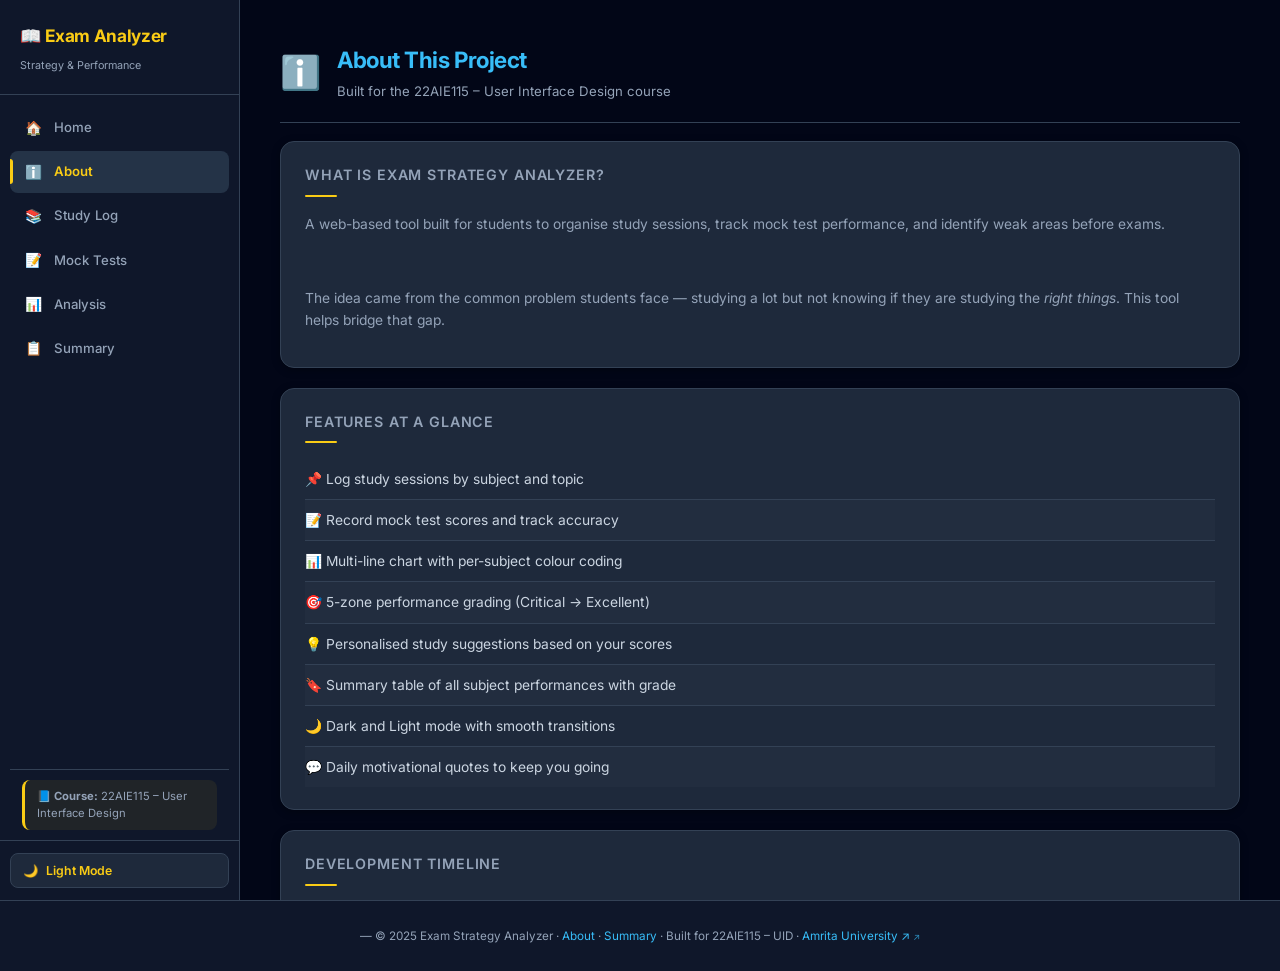
<file: about.html>
<!DOCTYPE html>
<html lang="en">
<head>
    <meta charset="UTF-8">
    <meta name="viewport" content="width=device-width, initial-scale=1.0">
    <title>ℹ️ About – Exam Strategy Analyzer</title>
    <meta name="description" content="About the Exam Strategy Analyzer project — features, team, and course info.">
    <meta name="keywords" content="about, exam analyzer, team, Amrita, UI design project">
    <meta property="og:title" content="About – Exam Strategy Analyzer">
    <meta property="og:description" content="Learn about the Exam Strategy Analyzer project built for 22AIE115 UID.">
    <meta property="og:type" content="website">
    <link rel="icon" href="data:image/svg+xml,<svg xmlns='http://www.w3.org/2000/svg' viewBox='0 0 100 100'><text y='.9em' font-size='90'>📖</text></svg>">
    <link rel="stylesheet" href="style.css">
    <style>
        /* About page specific inline styles */
        .timeline-list { list-style: none; padding: 0; margin: 0; }
        .timeline-list li { padding: 10px 0 10px 28px; position: relative; border-left: 2px solid var(--border-main); margin-left: 10px; }
        .timeline-list li::before { content: "●"; position: absolute; left: -9px; top: 10px; color: var(--accent-gold); font-size: .9em; }
        .timeline-list li:last-child { border-left-color: transparent; }
    </style>
</head>
<body>
<div class="app">
    <nav class="sidebar">
        <header class="sidebar-logo">
            <h1>📖 Exam Analyzer</h1>
            <span class="logo-sub">Strategy &amp; Performance</span>
        </header>
        <div class="sidebar-nav">
            <a href="index.html"    class="nav-btn" data-page="index">   <span class="nav-icon">🏠</span> Home</a>
            <a href="about.html"    class="nav-btn" data-page="about">   <span class="nav-icon">ℹ️</span> About</a>
            <a href="study.html"    class="nav-btn" data-page="study">   <span class="nav-icon">📚</span> Study Log</a>
            <a href="mock.html"     class="nav-btn" data-page="mock">    <span class="nav-icon">📝</span> Mock Tests</a>
            <a href="analysis.html" class="nav-btn" data-page="analysis"><span class="nav-icon">📊</span> Analysis</a>
            <a href="summary.html"  class="nav-btn" data-page="summary"> <span class="nav-icon">📋</span> Summary</a>
        </div>
        <aside class="sidebar-aside">
            <p class="aside-tip">📘 <strong>Course:</strong> 22AIE115 – User Interface Design</p>
        </aside>
        <div class="sidebar-footer">
            <button class="theme-toggle" onclick="toggleTheme()" title="Switch theme">
                <span class="toggle-icon">🌙</span>
                <span id="themeLabel">Light Mode</span>
            </button>
        </div>
    </nav>
    <main class="main">
        <div class="main-inner">

            <div class="page-header">
                <span class="page-icon">ℹ️</span>
                <div class="page-header-text">
                    <h2>About This Project</h2>
                    <p class="section-desc">Built for the 22AIE115 – User Interface Design course</p>
                </div>
            </div>

            <div class="card">
                <h3>What is Exam Strategy Analyzer?</h3>
                <p>A web-based tool built for students to organise study sessions, track mock test performance, and identify weak areas before exams.</p>
                <br>
                <p>The idea came from the common problem students face — studying a lot but not knowing if they are studying the <em>right things</em>. This tool helps bridge that gap.</p>
            </div>

            <div class="card">
                <h3>Features at a Glance</h3>
                <ul class="feature-list">
                    <li>📌 Log study sessions by subject and topic</li>
                    <li>📝 Record mock test scores and track accuracy</li>
                    <li>📊 Multi-line chart with per-subject colour coding</li>
                    <li>🎯 5-zone performance grading (Critical → Excellent)</li>
                    <li>💡 Personalised study suggestions based on your scores</li>
                    <li>🔖 Summary table of all subject performances with grade</li>
                    <li>🌙 Dark and Light mode with smooth transitions</li>
                    <li>💬 Daily motivational quotes to keep you going</li>
                </ul>
            </div>

            <!-- Details/Summary for collapsible FAQ -->
            <div class="card">
                <h3>Development Timeline</h3>
                <ul class="timeline-list">
                    <li><strong>Week 1:</strong> Project planning and HTML structure</li>
                    <li><strong>Week 2:</strong> CSS styling and responsive design</li>
                    <li><strong>Week 3:</strong> JavaScript functionality and localStorage</li>
                    <li><strong>Week 4:</strong> Testing, debugging, and final deployment</li>
                </ul>
            </div>

            <div class="card">
                <h3>Team / Creators</h3>
                <p>Developed as part of <strong>22AIE115 – User Interface Design</strong> at <strong>Amrita School of Computing, Amritapuri Campus</strong>.</p>
                <br>
                <div class="team-grid">
                    <div class="team-member">
                        <a href="manish.jpeg" target="_blank" title="View photo of Manish J">
                            <img src="manish.jpeg" alt="Manish J" class="member-photo">
                        </a>
                        <p class="member-name">Manish J</p>
                        <p class="member-role">UI Developer</p>
                    </div>
                    <div class="team-member">
                        <a href="kiran.jpeg" target="_blank" title="View photo of Kiran S Nair">
                            <img src="kiran.jpeg" alt="Kiran S Nair" class="member-photo">
                        </a>
                        <p class="member-name">Kiran S Nair</p>
                        <p class="member-role">UI Developer</p>
                    </div>
                </div>
            </div>

            <!-- Contact card with anchor links + external links -->
            <div class="card" id="contact">
                <h3>Contact &amp; Links</h3>
                <p>📧 Course: 22AIE115 – User Interface Design (UID)</p>
                <p>🏫 Amrita School of Computing, Amritapuri Campus</p>
                <p>📁 All data stored locally in your browser (localStorage) — no servers involved.</p>
                <p>
                    🔗 <a href="https://www.amrita.edu" target="_blank" rel="noopener">Amrita University ↗</a> &nbsp;|&nbsp;
                    <a href="summary.html#grade-table">View Grade Table</a> &nbsp;|&nbsp;
                    <a href="index.html#resources">Resources</a>
                </p>

                <!-- Location map embed -->
                <h4 style="margin:18px 0 10px;">📍 Campus Location</h4>
                <div class="map-wrap">
                    <iframe
                        src="https://www.google.com/maps/embed?pb=!1m18!1m12!1m3!1d3939.3!2d76.4986!3d9.0938!2m3!1f0!2f0!3f0!3m2!1i1024!2i768!4f13.1!3m3!1m2!1s0x3b062b818f800001%3A0x5b7f226b11c6e83!2sAmrita%20School%20of%20Computing%20Amritapuri!5e0!3m2!1sen!2sin!4v1700000000000"
                        width="100%" height="220"
                        style="border:0; border-radius:10px;"
                        title="Amrita School of Computing, Amritapuri Campus location on Google Maps"
                        allowfullscreen
                        loading="lazy">
                        Your browser does not support embedded maps.
                    </iframe>
                </div>
            </div>

            <!-- Collapsible tech stack -->
            <div class="card">
                <h3>Tech Stack</h3>
                <details>
                    <summary>View technologies used</summary>
                    <ul class="feature-list" style="margin-top:12px;">
                        <li>HTML5 — Semantic markup</li>
                        <li>CSS3 — Variables, Flexbox, Grid, Transitions</li>
                        <li>JavaScript (Vanilla) — DOM manipulation, localStorage</li>
                        <li>Chart.js — Performance chart rendering</li>
                        <li>Google Fonts — Inter typeface</li>
                    </ul>
                </details>
            </div>

        </div>
    </main>
</div>
<footer class="site-footer">
    <p>© 2025 Exam Strategy Analyzer · <a href="about.html">About</a> · <a href="summary.html">Summary</a> · Built for 22AIE115 – UID · <a href="https://www.amrita.edu" target="_blank" rel="noopener">Amrita University ↗</a></p>
</footer>
<script src="app.js"></script>
</body>
</html>
</file>
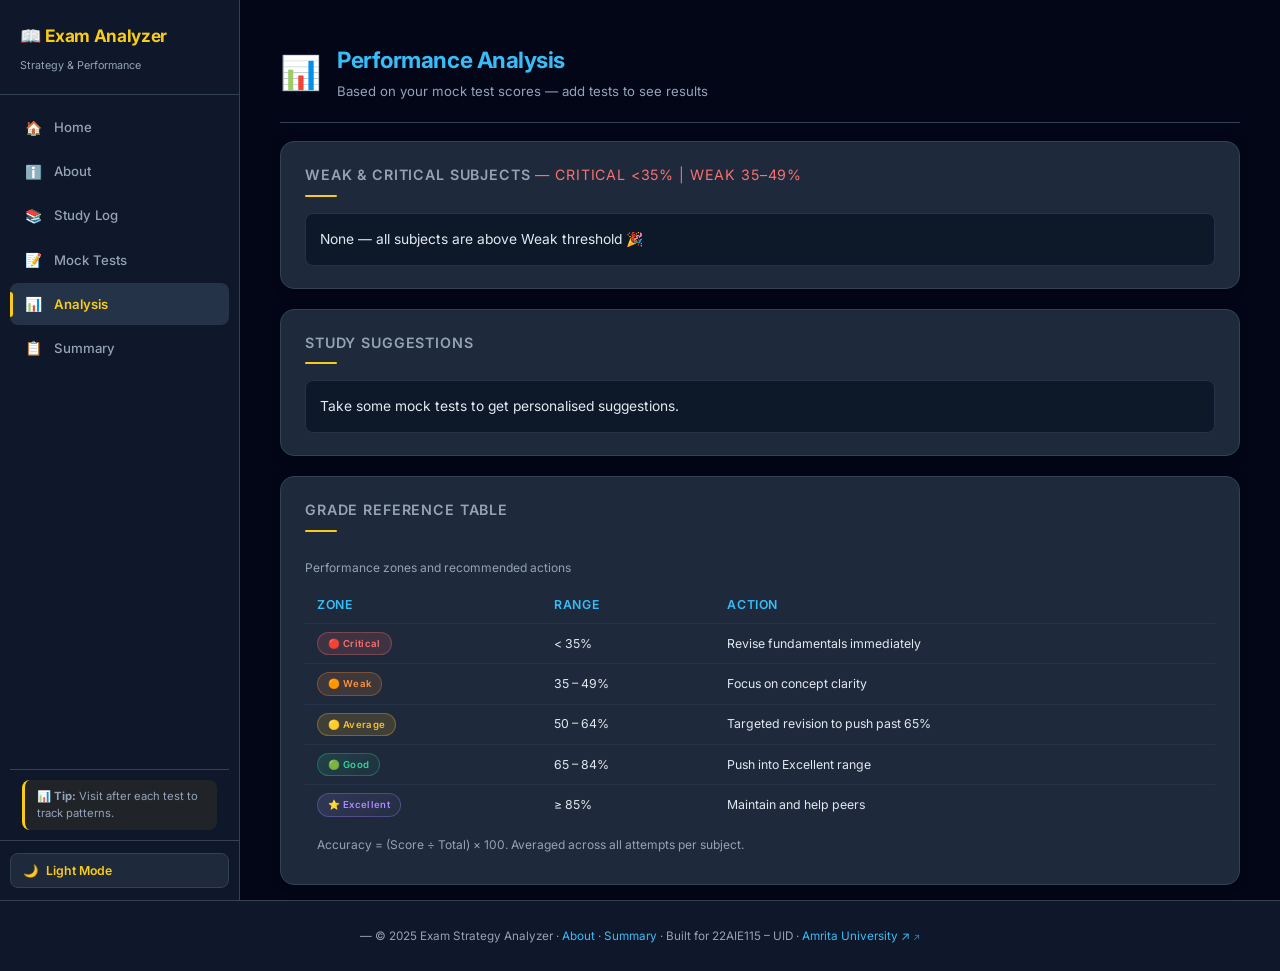
<file: analysis.html>
<!DOCTYPE html>
<html lang="en">
<head>
    <meta charset="UTF-8">
    <meta name="viewport" content="width=device-width, initial-scale=1.0">
    <title>📊 Analysis – Exam Strategy Analyzer</title>
    <meta name="description" content="Performance analysis — weak subjects, critical alerts, and study suggestions.">
    <meta name="keywords" content="analysis, weak subjects, performance, study suggestions">
    <meta property="og:title" content="Analysis – Exam Strategy Analyzer">
    <meta property="og:description" content="See your weak subjects and get personalised study suggestions.">
    <meta property="og:type" content="website">
    <link rel="icon" href="data:image/svg+xml,<svg xmlns='http://www.w3.org/2000/svg' viewBox='0 0 100 100'><text y='.9em' font-size='90'>📖</text></svg>">
    <link rel="stylesheet" href="style.css">
    <style>
        /* Analysis page specific */
        .grade-legend-table { width: 100%; border-collapse: collapse; margin-top: 10px; }
        .grade-legend-table th, .grade-legend-table td { padding: 8px 12px; font-size: .82em; text-align: left; border-bottom: 1px solid var(--border-card-td); }
        .grade-legend-table th { color: var(--accent-blue); font-weight: 600; text-transform: uppercase; letter-spacing: .05em; }
    </style>
</head>
<body>
<div class="app">
    <nav class="sidebar">
        <header class="sidebar-logo">
            <h1>📖 Exam Analyzer</h1>
            <span class="logo-sub">Strategy &amp; Performance</span>
        </header>
        <div class="sidebar-nav">
            <a href="index.html"    class="nav-btn" data-page="index">   <span class="nav-icon">🏠</span> Home</a>
            <a href="about.html"    class="nav-btn" data-page="about">   <span class="nav-icon">ℹ️</span> About</a>
            <a href="study.html"    class="nav-btn" data-page="study">   <span class="nav-icon">📚</span> Study Log</a>
            <a href="mock.html"     class="nav-btn" data-page="mock">    <span class="nav-icon">📝</span> Mock Tests</a>
            <a href="analysis.html" class="nav-btn" data-page="analysis"><span class="nav-icon">📊</span> Analysis</a>
            <a href="summary.html"  class="nav-btn" data-page="summary"> <span class="nav-icon">📋</span> Summary</a>
        </div>
        <aside class="sidebar-aside">
            <p class="aside-tip">📊 <strong>Tip:</strong> Visit after each test to track patterns.</p>
        </aside>
        <div class="sidebar-footer">
            <button class="theme-toggle" onclick="toggleTheme()" title="Switch theme">
                <span class="toggle-icon">🌙</span>
                <span id="themeLabel">Light Mode</span>
            </button>
        </div>
    </nav>
    <main class="main">
        <div class="main-inner">

            <div class="page-header">
                <span class="page-icon">📊</span>
                <div class="page-header-text">
                    <h2>Performance Analysis</h2>
                    <p class="section-desc">Based on your mock test scores — add tests to see results</p>
                </div>
            </div>

            <div class="card">
                <h3>Weak &amp; Critical Subjects
                    <span style="color:#f87171;font-weight:400;"> — Critical &lt;35% | Weak 35–49%</span>
                </h3>
                <div id="weakSubjects" class="output"></div>
            </div>

            <div class="card">
                <h3>Study Suggestions</h3>
                <div id="suggestions" class="output"></div>
            </div>

            <!-- Grade reference table with caption, tfoot, colspan, scope -->
            <div class="card">
                <h3>Grade Reference Table</h3>
                <div class="table-wrap">
                    <table class="grade-legend-table">
                        <caption style="text-align:left;padding:0 0 10px;font-size:.8em;color:var(--text-secondary);">Performance zones and recommended actions</caption>
                        <thead>
                            <tr>
                                <th scope="col">Zone</th>
                                <th scope="col">Range</th>
                                <th scope="col">Action</th>
                            </tr>
                        </thead>
                        <tbody>
                            <tr>
                                <td><span class="zone-badge zone-critical">🔴 Critical</span></td>
                                <td>&lt; 35%</td>
                                <td>Revise fundamentals immediately</td>
                            </tr>
                            <tr>
                                <td><span class="zone-badge zone-weak">🟠 Weak</span></td>
                                <td>35 – 49%</td>
                                <td>Focus on concept clarity</td>
                            </tr>
                            <tr>
                                <td><span class="zone-badge zone-average">🟡 Average</span></td>
                                <td>50 – 64%</td>
                                <td>Targeted revision to push past 65%</td>
                            </tr>
                            <tr>
                                <td><span class="zone-badge zone-good">🟢 Good</span></td>
                                <td>65 – 84%</td>
                                <td>Push into Excellent range</td>
                            </tr>
                            <tr>
                                <td><span class="zone-badge zone-excellent">⭐ Excellent</span></td>
                                <td>≥ 85%</td>
                                <td>Maintain and help peers</td>
                            </tr>
                        </tbody>
                        <tfoot>
                            <tr>
                                <td colspan="3" style="color:var(--text-secondary);font-size:.8em;padding-top:10px;">
                                    Accuracy = (Score ÷ Total) × 100. Averaged across all attempts per subject.
                                </td>
                            </tr>
                        </tfoot>
                    </table>
                </div>
            </div>

            <!-- Collapsible tips -->
            <div class="card">
                <h3>Study Strategy Tips</h3>
                <details>
                    <summary>Show strategies for Critical subjects</summary>
                    <ul class="feature-list" style="margin-top:10px;">
                        <li>Break topics into 20-minute chunks using the Pomodoro technique.</li>
                        <li>Use active recall: close notes and write everything you remember.</li>
                        <li>Seek help from peers or teachers immediately.</li>
                    </ul>
                </details>
                <details style="margin-top:8px;">
                    <summary>Show strategies for Weak subjects</summary>
                    <ul class="feature-list" style="margin-top:10px;">
                        <li>Create concept maps for weak chapters.</li>
                        <li>Practice 10 questions per topic daily.</li>
                        <li>Review mistakes from previous tests.</li>
                    </ul>
                </details>
            </div>

        </div>
    </main>
</div>
<footer class="site-footer">
    <p>© 2025 Exam Strategy Analyzer · <a href="about.html">About</a> · <a href="summary.html">Summary</a> · Built for 22AIE115 – UID · <a href="https://www.amrita.edu" target="_blank" rel="noopener">Amrita University ↗</a></p>
</footer>
<script src="app.js"></script>
</body>
</html>
</file>
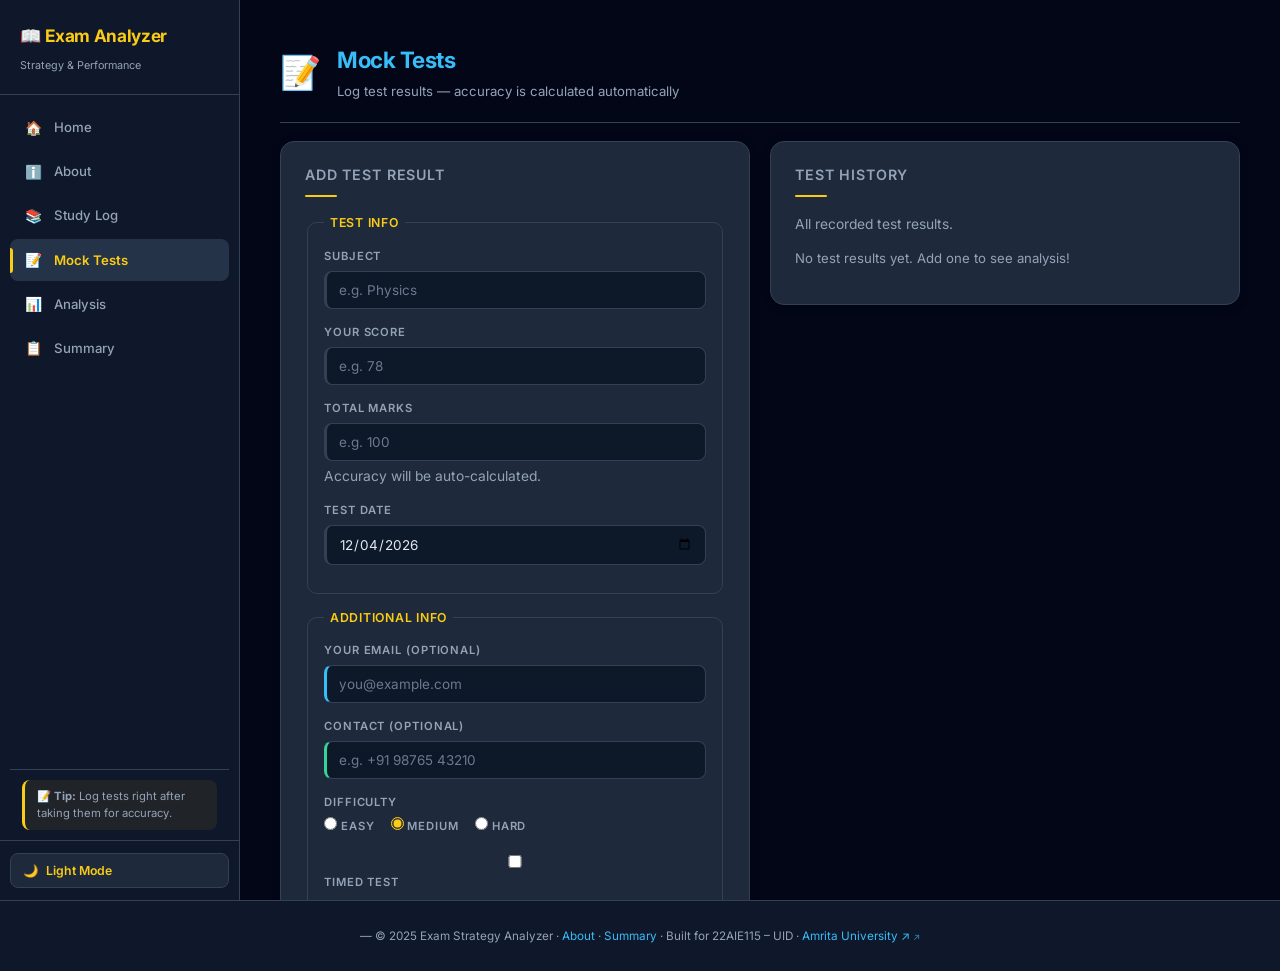
<file: mock.html>
<!DOCTYPE html>
<html lang="en">
<head>
    <meta charset="UTF-8">
    <meta name="viewport" content="width=device-width, initial-scale=1.0">
    <title>📝 Mock Tests – Exam Strategy Analyzer</title>
    <meta name="description" content="Log mock test results — accuracy is calculated automatically.">
    <meta name="keywords" content="mock test, exam score, test tracker, accuracy">
    <meta property="og:title" content="Mock Tests – Exam Strategy Analyzer">
    <meta property="og:description" content="Log mock test results and track accuracy automatically.">
    <meta property="og:type" content="website">
    <link rel="icon" href="data:image/svg+xml,<svg xmlns='http://www.w3.org/2000/svg' viewBox='0 0 100 100'><text y='.9em' font-size='90'>📖</text></svg>">
    <link rel="stylesheet" href="style.css">
    <style>
        /* Mock page specific */
        .score-hint { font-size: .75em; color: var(--text-secondary); margin-top: 4px; }
        .contact-fields { border: 1.5px solid var(--border-main); border-radius: 10px; padding: 14px 16px; margin-bottom: 14px; }
        .contact-fields legend { color: var(--accent-gold); font-weight: 600; font-size: .82em; padding: 0 6px; letter-spacing: .06em; text-transform: uppercase; }
    </style>
</head>
<body>
<div class="app">
    <nav class="sidebar">
        <header class="sidebar-logo">
            <h1>📖 Exam Analyzer</h1>
            <span class="logo-sub">Strategy &amp; Performance</span>
        </header>
        <div class="sidebar-nav">
            <a href="index.html"    class="nav-btn" data-page="index">   <span class="nav-icon">🏠</span> Home</a>
            <a href="about.html"    class="nav-btn" data-page="about">   <span class="nav-icon">ℹ️</span> About</a>
            <a href="study.html"    class="nav-btn" data-page="study">   <span class="nav-icon">📚</span> Study Log</a>
            <a href="mock.html"     class="nav-btn" data-page="mock">    <span class="nav-icon">📝</span> Mock Tests</a>
            <a href="analysis.html" class="nav-btn" data-page="analysis"><span class="nav-icon">📊</span> Analysis</a>
            <a href="summary.html"  class="nav-btn" data-page="summary"> <span class="nav-icon">📋</span> Summary</a>
        </div>
        <aside class="sidebar-aside">
            <p class="aside-tip">📝 <strong>Tip:</strong> Log tests right after taking them for accuracy.</p>
        </aside>
        <div class="sidebar-footer">
            <button class="theme-toggle" onclick="toggleTheme()" title="Switch theme">
                <span class="toggle-icon">🌙</span>
                <span id="themeLabel">Light Mode</span>
            </button>
        </div>
    </nav>
    <main class="main">
        <div class="main-inner">

            <div class="page-header">
                <span class="page-icon">📝</span>
                <div class="page-header-text">
                    <h2>Mock Tests</h2>
                    <p class="section-desc">Log test results — accuracy is calculated automatically</p>
                </div>
            </div>

            <div class="two-col">
                <div class="card">
                    <h3>Add Test Result</h3>
                    <form id="mockForm">
                        <!-- Fieldset 1: Test Info -->
                        <fieldset class="contact-fields">
                            <legend>Test Info</legend>
                            <div class="form-group">
                                <label for="mockName">Subject</label>
                                <input list="mockSubjectSuggestions" id="mockName" name="subject"
                                    type="text" required placeholder="e.g. Physics">
                                <datalist id="mockSubjectSuggestions">
                                    <option value="Mathematics">
                                    <option value="Physics">
                                    <option value="Chemistry">
                                    <option value="Computer Science">
                                    <option value="English">
                                    <option value="Biology">
                                </datalist>
                            </div>
                            <div class="form-group">
                                <label for="mockScore">Your Score</label>
                                <input id="mockScore" name="score" type="number" min="0"
                                    placeholder="e.g. 78" required>
                            </div>
                            <div class="form-group">
                                <label for="mockTotal">Total Marks</label>
                                <input id="mockTotal" name="total" type="number" min="1"
                                    placeholder="e.g. 100" required>
                                <p class="score-hint">Accuracy will be auto-calculated.</p>
                            </div>
                            <div class="form-group">
                                <label for="mockTestDate">Test Date</label>
                                <input id="mockTestDate" name="testDate" type="date" required>
                            </div>
                        </fieldset>

                        <!-- Fieldset 2: Additional Info -->
                        <fieldset class="contact-fields">
                            <legend>Additional Info</legend>
                            <div class="form-group">
                                <label for="mockEmail">Your Email (optional)</label>
                                <input id="mockEmail" name="email" type="email"
                                    placeholder="you@example.com">
                            </div>
                            <div class="form-group">
                                <label for="mockPhone">Contact (optional)</label>
                                <input id="mockPhone" name="phone" type="tel"
                                    placeholder="e.g. +91 98765 43210"
                                    pattern="[+0-9 \-]{7,15}">
                            </div>
                            <div class="form-group">
                                <label>Difficulty</label>
                                <div class="radio-group">
                                    <label class="radio-label"><input type="radio" name="difficulty" value="Easy"> Easy</label>
                                    <label class="radio-label"><input type="radio" name="difficulty" value="Medium" checked> Medium</label>
                                    <label class="radio-label"><input type="radio" name="difficulty" value="Hard"> Hard</label>
                                </div>
                            </div>
                            <div class="form-group">
                                <label><input type="checkbox" id="mockTimed" name="timed"> Timed test</label>
                            </div>
                            <div class="form-group">
                                <label for="mockFeedback">Feedback (optional)</label>
                                <textarea id="mockFeedback" name="feedback" rows="2"
                                    placeholder="What went well or poorly?"
                                    style="width:100%;padding:10px 12px;border-radius:8px;border:1.5px solid var(--border-main);background:var(--bg-input);color:var(--text-primary);font-family:inherit;font-size:.9em;resize:vertical;box-sizing:border-box;"></textarea>
                            </div>
                        </fieldset>

                        <button type="submit">+ Add Result</button>
                        <div id="mockFormError" class="form-error" style="display:none;color:#f87171;font-size:.82em;margin-top:8px;"></div>
                    </form>
                </div>
                <div class="card">
                    <h3>Test History</h3>
                    <p class="section-desc" style="margin:0 0 10px;">All recorded test results.</p>
                    <div id="mockList"></div>
                </div>
            </div>

        </div>
    </main>
</div>
<footer class="site-footer">
    <p>© 2025 Exam Strategy Analyzer · <a href="about.html">About</a> · <a href="summary.html">Summary</a> · Built for 22AIE115 – UID · <a href="https://www.amrita.edu" target="_blank" rel="noopener">Amrita University ↗</a></p>
</footer>
<script src="app.js"></script>
</body>
</html>
</file>
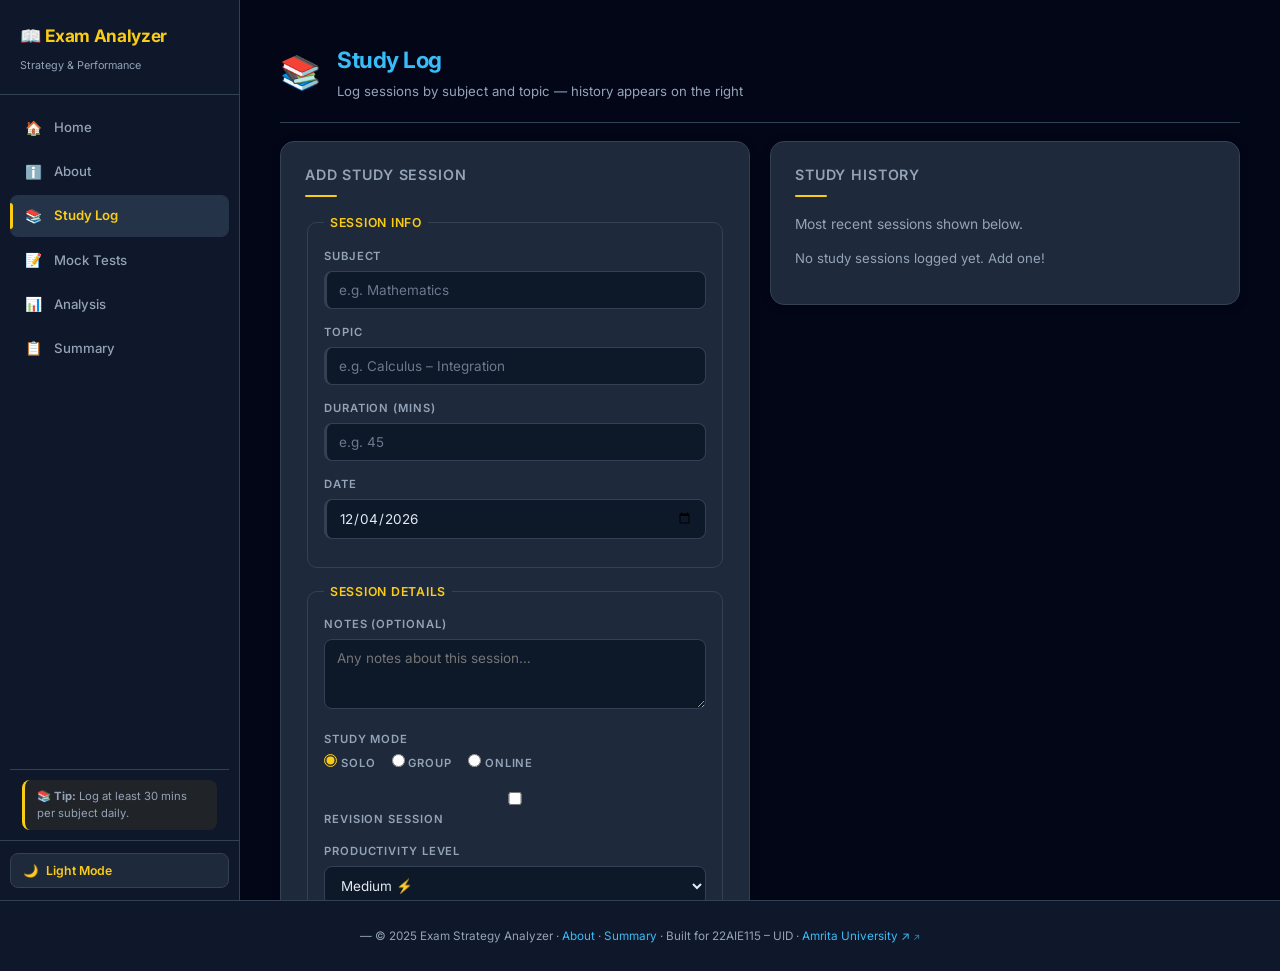
<file: study.html>
<!DOCTYPE html>
<html lang="en">
<head>
    <meta charset="UTF-8">
    <meta name="viewport" content="width=device-width, initial-scale=1.0">
    <title>📚 Study Log – Exam Strategy Analyzer</title>
    <meta name="description" content="Log study sessions by subject and topic and track your total study time.">
    <meta name="keywords" content="study log, study tracker, session tracker, subject log">
    <meta property="og:title" content="Study Log – Exam Strategy Analyzer">
    <meta property="og:description" content="Log your study sessions by subject and topic.">
    <meta property="og:type" content="website">
    <link rel="icon" href="data:image/svg+xml,<svg xmlns='http://www.w3.org/2000/svg' viewBox='0 0 100 100'><text y='.9em' font-size='90'>📖</text></svg>">
    <link rel="stylesheet" href="style.css">
    <style>
        /* Study page specific */
        .form-row { display: flex; gap: 12px; }
        .form-row .form-group { flex: 1; }
        .contact-fields { border: 1.5px solid var(--border-main); border-radius: 10px; padding: 14px 16px; margin-bottom: 14px; }
        .contact-fields legend { color: var(--accent-gold); font-weight: 600; font-size: .82em; padding: 0 6px; letter-spacing: .06em; text-transform: uppercase; }
    </style>
</head>
<body>
<div class="app">
    <nav class="sidebar">
        <header class="sidebar-logo">
            <h1>📖 Exam Analyzer</h1>
            <span class="logo-sub">Strategy &amp; Performance</span>
        </header>
        <div class="sidebar-nav">
            <a href="index.html"    class="nav-btn" data-page="index">   <span class="nav-icon">🏠</span> Home</a>
            <a href="about.html"    class="nav-btn" data-page="about">   <span class="nav-icon">ℹ️</span> About</a>
            <a href="study.html"    class="nav-btn" data-page="study">   <span class="nav-icon">📚</span> Study Log</a>
            <a href="mock.html"     class="nav-btn" data-page="mock">    <span class="nav-icon">📝</span> Mock Tests</a>
            <a href="analysis.html" class="nav-btn" data-page="analysis"><span class="nav-icon">📊</span> Analysis</a>
            <a href="summary.html"  class="nav-btn" data-page="summary"> <span class="nav-icon">📋</span> Summary</a>
        </div>
        <aside class="sidebar-aside">
            <p class="aside-tip">📚 <strong>Tip:</strong> Log at least 30 mins per subject daily.</p>
        </aside>
        <div class="sidebar-footer">
            <button class="theme-toggle" onclick="toggleTheme()" title="Switch theme">
                <span class="toggle-icon">🌙</span>
                <span id="themeLabel">Light Mode</span>
            </button>
        </div>
    </nav>
    <main class="main">
        <div class="main-inner">

            <div class="page-header">
                <span class="page-icon">📚</span>
                <div class="page-header-text">
                    <h2>Study Log</h2>
                    <p class="section-desc">Log sessions by subject and topic — history appears on the right</p>
                </div>
            </div>

            <div class="two-col">
                <div class="card">
                    <h3>Add Study Session</h3>
                    <form id="studyForm">
                        <!-- Fieldset 1: Session Info -->
                        <fieldset class="contact-fields">
                            <legend>Session Info</legend>
                            <div class="form-group">
                                <label for="studySubject">Subject</label>
                                <input list="subjectSuggestions" id="studySubject" name="subject"
                                    type="text" required placeholder="e.g. Mathematics"
                                    pattern="[A-Za-z0-9 \-]+" title="Letters, numbers, spaces and hyphens only">
                                <datalist id="subjectSuggestions">
                                    <option value="Mathematics">
                                    <option value="Physics">
                                    <option value="Chemistry">
                                    <option value="Computer Science">
                                    <option value="English">
                                    <option value="Biology">
                                </datalist>
                            </div>
                            <div class="form-group">
                                <label for="studyTopic">Topic</label>
                                <input id="studyTopic" name="topic" type="text" required
                                    placeholder="e.g. Calculus – Integration">
                            </div>
                            <div class="form-group">
                                <label for="studyDuration">Duration (mins)</label>
                                <input id="studyDuration" name="duration" type="number" min="1" max="720"
                                    placeholder="e.g. 45" required>
                            </div>
                            <div class="form-group">
                                <label for="studyDate">Date</label>
                                <input id="studyDate" name="date" type="date" required>
                            </div>
                        </fieldset>

                        <!-- Fieldset 2: Session Details -->
                        <fieldset class="contact-fields">
                            <legend>Session Details</legend>
                            <div class="form-group">
                                <label for="studyNotes">Notes (optional)</label>
                                <textarea id="studyNotes" name="notes" rows="3"
                                    placeholder="Any notes about this session…" style="width:100%;padding:10px 12px;border-radius:8px;border:1.5px solid var(--border-main);background:var(--bg-input);color:var(--text-primary);font-family:inherit;font-size:.9em;resize:vertical;box-sizing:border-box;"></textarea>
                            </div>
                            <div class="form-group">
                                <label>Study Mode</label>
                                <div class="radio-group">
                                    <label class="radio-label"><input type="radio" name="mode" value="Solo" checked> Solo</label>
                                    <label class="radio-label"><input type="radio" name="mode" value="Group"> Group</label>
                                    <label class="radio-label"><input type="radio" name="mode" value="Online"> Online</label>
                                </div>
                            </div>
                            <div class="form-group">
                                <label><input type="checkbox" id="studyRevision" name="revision"> Revision session</label>
                            </div>
                            <div class="form-group">
                                <label for="studyMood">Productivity Level</label>
                                <select id="studyMood" name="mood" style="width:100%;padding:10px 12px;border-radius:8px;border:1.5px solid var(--border-main);background:var(--bg-input);color:var(--text-primary);font-family:inherit;font-size:.9em;">
                                    <option value="High">High 🔥</option>
                                    <option value="Medium" selected>Medium ⚡</option>
                                    <option value="Low">Low 😴</option>
                                </select>
                            </div>
                        </fieldset>

                        <button type="submit">+ Add Session</button>
                        <div id="studyFormError" class="form-error" style="display:none;color:#f87171;font-size:.82em;margin-top:8px;"></div>
                    </form>
                </div>
                <div class="card">
                    <h3>Study History</h3>
                    <p class="section-desc" style="margin:0 0 10px;">Most recent sessions shown below.</p>
                    <div id="studyList"></div>
                </div>
            </div>

        </div>
    </main>
</div>
<footer class="site-footer">
    <p>© 2025 Exam Strategy Analyzer · <a href="about.html">About</a> · <a href="summary.html">Summary</a> · Built for 22AIE115 – UID · <a href="https://www.amrita.edu" target="_blank" rel="noopener">Amrita University ↗</a></p>
</footer>
<script src="app.js"></script>
</body>
</html>
</file>
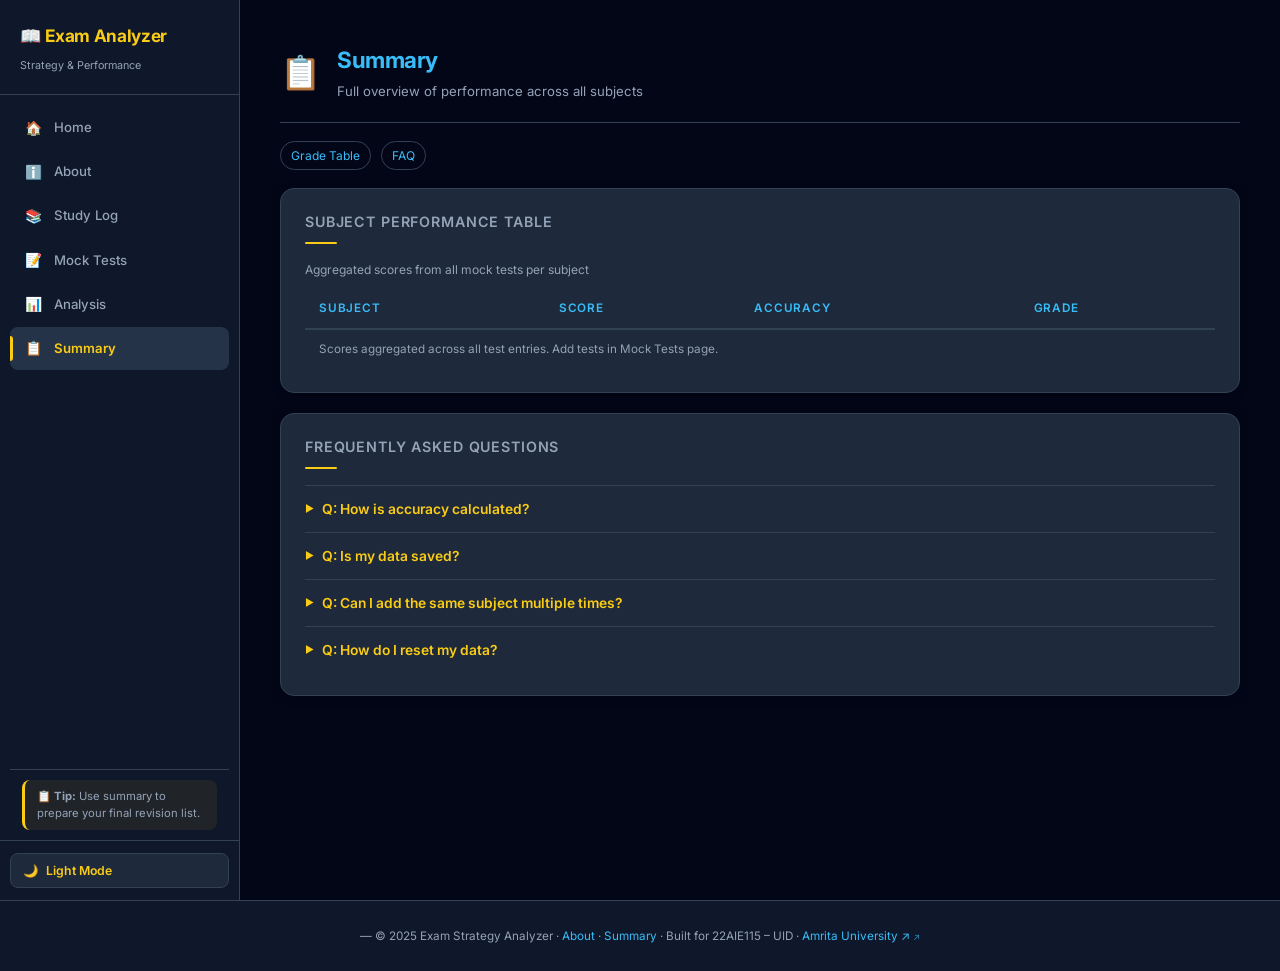
<file: summary.html>
<!DOCTYPE html>
<html lang="en">
<head>
    <meta charset="UTF-8">
    <meta name="viewport" content="width=device-width, initial-scale=1.0">
    <title>📋 Summary – Exam Strategy Analyzer</title>
    <meta name="description" content="Full subject performance table with grade zones and FAQs.">
    <meta name="keywords" content="summary, performance table, grades, FAQ">
    <meta property="og:title" content="Summary – Exam Strategy Analyzer">
    <meta property="og:description" content="Full overview of performance across all subjects with grade zones.">
    <meta property="og:type" content="website">
    <link rel="icon" href="data:image/svg+xml,<svg xmlns='http://www.w3.org/2000/svg' viewBox='0 0 100 100'><text y='.9em' font-size='90'>📖</text></svg>">
    <link rel="stylesheet" href="style.css">
    <style>
        .jump-nav { display: flex; gap: 10px; flex-wrap: wrap; margin-bottom: 18px; }
        .jump-nav a { font-size: .8em; color: var(--accent-blue); text-decoration: none; padding: 4px 10px; border: 1px solid var(--border-main); border-radius: 20px; }
        .jump-nav a:hover { background: var(--bg-card); }
    </style>
</head>
<body>
<div class="app">
    <nav class="sidebar">
        <header class="sidebar-logo">
            <h1>📖 Exam Analyzer</h1>
            <span class="logo-sub">Strategy &amp; Performance</span>
        </header>
        <div class="sidebar-nav">
            <a href="index.html"    class="nav-btn" data-page="index">   <span class="nav-icon">🏠</span> Home</a>
            <a href="about.html"    class="nav-btn" data-page="about">   <span class="nav-icon">ℹ️</span> About</a>
            <a href="study.html"    class="nav-btn" data-page="study">   <span class="nav-icon">📚</span> Study Log</a>
            <a href="mock.html"     class="nav-btn" data-page="mock">    <span class="nav-icon">📝</span> Mock Tests</a>
            <a href="analysis.html" class="nav-btn" data-page="analysis"><span class="nav-icon">📊</span> Analysis</a>
            <a href="summary.html"  class="nav-btn" data-page="summary"> <span class="nav-icon">📋</span> Summary</a>
        </div>
        <aside class="sidebar-aside">
            <p class="aside-tip">📋 <strong>Tip:</strong> Use summary to prepare your final revision list.</p>
        </aside>
        <div class="sidebar-footer">
            <button class="theme-toggle" onclick="toggleTheme()" title="Switch theme">
                <span class="toggle-icon">🌙</span>
                <span id="themeLabel">Light Mode</span>
            </button>
        </div>
    </nav>
    <main class="main">
        <div class="main-inner">

            <div class="page-header">
                <span class="page-icon">📋</span>
                <div class="page-header-text">
                    <h2>Summary</h2>
                    <p class="section-desc">Full overview of performance across all subjects</p>
                </div>
            </div>

            <nav class="jump-nav" aria-label="Page sections">
                <a href="#grade-table">Grade Table</a>
                <a href="#faq">FAQ</a>
            </nav>

            <div class="card" id="grade-table">
                <h3>Subject Performance Table</h3>
                <div class="table-wrap">
                    <table>
                        <caption style="text-align:left;padding:0 0 10px;font-size:.8em;color:var(--text-secondary);">Aggregated scores from all mock tests per subject</caption>
                        <thead>
                            <tr>
                                <th scope="col">Subject</th>
                                <th scope="col">Score</th>
                                <th scope="col">Accuracy</th>
                                <th scope="col">Grade</th>
                            </tr>
                        </thead>
                        <tbody id="summaryTable"></tbody>
                        <tfoot>
                            <tr>
                                <td colspan="4" style="color:var(--text-secondary);font-size:.78em;padding-top:10px;">
                                    Scores aggregated across all test entries. Add tests in Mock Tests page.
                                </td>
                            </tr>
                        </tfoot>
                    </table>
                </div>
            </div>

            <div class="card" id="faq">
                <h3>Frequently Asked Questions</h3>
                <details class="faq-details">
                    <summary class="faq-summary">Q: How is accuracy calculated?</summary>
                    <p class="faq-answer">Accuracy = (Your Score ÷ Total Marks) × 100. Grades: Critical &lt;35%, Weak 35–49%, Average 50–64%, Good 65–84%, Excellent ≥85%.</p>
                </details>
                <details class="faq-details">
                    <summary class="faq-summary">Q: Is my data saved?</summary>
                    <p class="faq-answer">Yes — all data is stored in your browser's localStorage and persists after closing the tab.</p>
                </details>
                <details class="faq-details">
                    <summary class="faq-summary">Q: Can I add the same subject multiple times?</summary>
                    <p class="faq-answer">Yes! Each test entry is tracked individually on the chart — you'll see your progress over time.</p>
                </details>
                <details class="faq-details">
                    <summary class="faq-summary">Q: How do I reset my data?</summary>
                    <p class="faq-answer">Go to the Home page and click the "Reset All Data" button. This permanently deletes all logs and test results.</p>
                </details>
            </div>

        </div>
    </main>
</div>
<footer class="site-footer">
    <p>© 2025 Exam Strategy Analyzer · <a href="about.html">About</a> · <a href="summary.html">Summary</a> · Built for 22AIE115 – UID · <a href="https://www.amrita.edu" target="_blank" rel="noopener">Amrita University ↗</a></p>
</footer>
<script src="app.js"></script>
</body>
</html>
</file>
<file: style.css>
@import url('https://fonts.googleapis.com/css2?family=Inter:wght@400;500;600;700&display=swap');
a.nav-btn { text-decoration: none; }

/* ── CSS Variables ── */
:root {
    --bg-base:#020617; --bg-surface:#0f172a; --bg-card:#1e293b;
    --bg-input:#0d1829; --bg-log:#0d1829; --bg-hero-start:#1e293b;
    --bg-hero-end:#0f172a; --bg-team-member:#0d1829;
    --text-primary:#e2e8f0; --text-secondary:#94a3b8; --text-muted:#cbd5e1; --text-table-td:#e2e8f0;
    --border-main:#334155; --border-card-td:#243347;
    --accent-gold:#facc15; --accent-gold-hv:#eab308; --accent-blue:#38bdf8;
    --sidebar-btn-hover-bg:#1e293b; --nav-active-bg:#243347; --nav-active-bar:#facc15;
    --toggle-btn-bg:#1e293b; --toggle-btn-color:#facc15; --toggle-btn-border:#334155;
    --card-shadow:rgba(0,0,0,.3); --card-shadow-hv:rgba(0,0,0,.45);
}
body.light-mode {
    --bg-base:#f1f5f9; --bg-surface:#e2e8f0; --bg-card:#fff;
    --bg-input:#f8fafc; --bg-log:#f1f5f9; --bg-hero-start:#e0f2fe;
    --bg-hero-end:#bae6fd; --bg-team-member:#f1f5f9;
    --text-primary:#0f172a; --text-secondary:#475569; --text-muted:#334155; --text-table-td:#0f172a;
    --border-main:#cbd5e1; --border-card-td:#e2e8f0;
    --accent-gold:#ca8a04; --accent-gold-hv:#a16207; --accent-blue:#0284c7;
    --sidebar-btn-hover-bg:#d1dde8; --nav-active-bg:#dbeafe; --nav-active-bar:#ca8a04;
    --toggle-btn-bg:#fff; --toggle-btn-color:#ca8a04; --toggle-btn-border:#cbd5e1;
    --card-shadow:rgba(0,0,0,.07); --card-shadow-hv:rgba(0,0,0,.14);
}

/* ── Base ── */
*, *::before, *::after { box-sizing:border-box; transition:background-color .35s ease,color .35s ease,border-color .35s ease,box-shadow .35s ease; }
body { margin:0; font-family:'Inter',Arial,sans-serif; background:var(--bg-base); color:var(--text-primary); font-size:15px; line-height:1.6; }
.app { display:flex; height:100vh; overflow:hidden; }
.hidden { display:none; }

/* ── Sidebar ── */
.sidebar { width:240px; min-width:240px; background:var(--bg-surface); display:flex; flex-direction:column; border-right:1px solid var(--border-main); }
.sidebar-logo { padding:22px 20px 18px; border-bottom:1px solid var(--border-main); }
.sidebar-logo h1 { color:var(--accent-gold); margin:0 0 2px; font-size:1.15em; font-weight:700; letter-spacing:-.02em; }
.sidebar-logo .logo-sub { font-size:.72em; color:var(--text-secondary); }
.sidebar-nav { flex:1; padding:12px 10px; display:flex; flex-direction:column; gap:2px; overflow-y:auto; }
.nav-btn { display:flex; align-items:center; gap:10px; background:none; border:none; color:var(--text-secondary); padding:10px 12px; margin:0; border-radius:8px; width:100%; font-size:.88em; font-weight:500; font-family:'Inter',Arial,sans-serif; cursor:pointer; position:relative; transition:background .2s,color .2s; }
.nav-btn .nav-icon { font-size:1.05em; width:22px; text-align:center; flex-shrink:0; }
.nav-btn:hover { background:var(--sidebar-btn-hover-bg); color:var(--text-primary); transform:none; }
.nav-btn.active { background:var(--nav-active-bg); color:var(--accent-gold); font-weight:600; }
.nav-btn.active::before { content:''; position:absolute; left:0; top:20%; height:60%; width:3px; background:var(--nav-active-bar); border-radius:0 3px 3px 0; }
.sidebar-footer { padding:12px 10px; border-top:1px solid var(--border-main); }
.theme-toggle { display:flex; align-items:center; gap:8px; width:100%; padding:9px 12px; margin:0; border-radius:8px; border:1.5px solid var(--toggle-btn-border) !important; background:var(--toggle-btn-bg) !important; color:var(--toggle-btn-color) !important; font-weight:600; font-size:.82em; font-family:'Inter',Arial,sans-serif; cursor:pointer; }
.theme-toggle:hover { transform:none !important; background:var(--bg-card) !important; }
.theme-toggle .toggle-icon { font-size:1em; display:inline-block; transition:transform .5s; }
body.light-mode .theme-toggle .toggle-icon { transform:rotate(180deg); }

/* ── Main Layout ── */
.main { flex:1; padding:32px 36px; overflow-y:auto; background:var(--bg-base); }
.main-inner { max-width:960px; margin:0 auto; animation:fadeIn .35s ease-out; }
@keyframes fadeIn { from{opacity:0;transform:translateY(8px)} to{opacity:1;transform:translateY(0)} }

/* ── Page Header ── */
.page-header { display:flex; align-items:center; gap:16px; margin-bottom:28px; padding-bottom:20px; border-bottom:1px solid var(--border-main); }
.page-icon { font-size:2.2em; line-height:1; flex-shrink:0; }
.page-header-text h2 { margin:0 0 3px; font-size:1.5em; font-weight:700; color:var(--accent-blue); letter-spacing:-.02em; }
.page-header-text .section-desc { margin:0; color:var(--text-secondary); font-size:.88em; }
.section-desc { color:var(--text-secondary); font-size:.9em; margin:-10px 0 18px; }

/* ── Cards ── */
.card { background:var(--bg-card); padding:22px 24px; border-radius:14px; margin-bottom:20px; box-shadow:0 2px 8px var(--card-shadow); border:1px solid var(--border-main); transition:transform .25s,box-shadow .25s,background-color .35s; }
.card:hover { transform:translateY(-2px); box-shadow:0 6px 18px var(--card-shadow-hv); }
.card h3 { margin:0 0 16px; font-size:.95em; font-weight:600; text-transform:uppercase; letter-spacing:.06em; color:var(--text-secondary); }

/* ── Layouts ── */
.two-col { display:grid; grid-template-columns:1fr 1fr; gap:20px; align-items:start; }
.two-col .card { margin-bottom:0; }

/* ── Forms ── */
.form-group { margin-bottom:14px; }
.form-group label { display:block; font-size:.75em; font-weight:600; letter-spacing:.08em; text-transform:uppercase; color:var(--text-secondary); margin-bottom:6px; }
input { width:100%; padding:10px 12px; border-radius:8px; border:1.5px solid var(--border-main); background:var(--bg-input); color:var(--text-primary); font-family:'Inter',Arial,sans-serif; font-size:.9em; box-sizing:border-box; margin:0; transition:box-shadow .25s,border-color .25s,background-color .35s; }
input:focus { outline:none; box-shadow:0 0 0 3px rgba(56,189,248,.2); border-color:var(--accent-blue); }
input::placeholder { color:var(--text-secondary); opacity:.7; }
button { margin-top:10px; padding:10px 18px; background:var(--accent-gold); color:#000; border:none; border-radius:8px; font-weight:700; font-family:'Inter',Arial,sans-serif; font-size:.88em; cursor:pointer; transition:background .25s,transform .2s; }
button:hover { background:var(--accent-gold-hv); transform:scale(1.02); }

/* ── Log / Output ── */
.log-item { background:var(--bg-log); padding:10px 14px; border-radius:8px; margin-top:8px; color:var(--text-primary); border:1px solid var(--border-card-td); font-size:.88em; line-height:1.5; }
.output { padding:14px; background:var(--bg-log); border-radius:8px; white-space:pre-line; color:var(--text-primary); border:1px solid var(--border-card-td); font-size:.92em; line-height:1.65; min-height:40px; }

/* ── Zone Badges ── */
.zone-badge { display:inline-flex; align-items:center; gap:5px; padding:3px 10px; border-radius:20px; font-size:.78em; font-weight:600; letter-spacing:.04em; }
.zone-critical  { background:rgba(248,113,113,.15); color:#f87171; border:1px solid rgba(248,113,113,.3); }
.zone-weak      { background:rgba(251,146,60,.15);  color:#fb923c; border:1px solid rgba(251,146,60,.3); }
.zone-average   { background:rgba(251,191,36,.15);  color:#fbbf24; border:1px solid rgba(251,191,36,.3); }
.zone-good      { background:rgba(52,211,153,.15);  color:#34d399; border:1px solid rgba(52,211,153,.3); }
.zone-excellent { background:rgba(167,139,250,.15); color:#a78bfa; border:1px solid rgba(167,139,250,.3); }

/* ── Scrollbar ── */
::-webkit-scrollbar { width:6px; height:6px; }
::-webkit-scrollbar-track { background:transparent; }
::-webkit-scrollbar-thumb { background:var(--border-main); border-radius:6px; }
::-webkit-scrollbar-thumb:hover { background:var(--text-secondary); }

/* ── Home Page (index.html) ── */
.stats-grid { display:grid; grid-template-columns:repeat(2,1fr); gap:16px; margin-bottom:20px; }
.stat-card { display:flex; flex-direction:column; }
.stat-card h3 { margin-bottom:4px !important; }
.stat-value { font-size:2.2em; font-weight:700; color:var(--accent-blue); margin:0; letter-spacing:-.02em; }
.hero-banner { background:linear-gradient(135deg,var(--bg-hero-start),var(--bg-hero-end)); border-radius:14px; border:1px solid var(--border-main); border-left:4px solid var(--accent-gold); padding:28px; margin-bottom:20px; }
.hero-banner h3 { color:var(--accent-gold); margin:0 0 8px; font-size:1.35em; font-weight:700; }
.hero-banner p { color:var(--text-secondary); margin:0 0 18px; line-height:1.65; font-size:.95em; }
.chart-legend { display:flex; flex-wrap:wrap; gap:8px 12px; margin:0 0 16px; }
.legend-item { display:inline-flex; align-items:center; gap:6px; font-size:.78em; color:var(--text-secondary); background:var(--bg-input); border:1px solid var(--border-main); border-radius:20px; padding:3px 10px; white-space:nowrap; }
.legend-dot { display:inline-block; width:8px; height:8px; border-radius:50%; flex-shrink:0; }
.dot-critical{background:#f87171} .dot-weak{background:#fb923c} .dot-average{background:#fbbf24} .dot-good{background:#34d399} .dot-excellent{background:#a78bfa}
.chart-actions { display:flex; gap:10px; margin-top:14px; flex-wrap:wrap; }
.chart-actions button { margin-top:0; }
.btn-reset { background:rgba(248,113,113,.12) !important; color:#f87171 !important; border:1.5px solid rgba(248,113,113,.35) !important; font-weight:600; }
.btn-reset:hover { background:rgba(248,113,113,.25) !important; }

/* ── About Page (about.html) ── */
.feature-list { list-style:none; padding:0; margin:0; }
.feature-list li { padding:9px 0; border-bottom:1px solid var(--border-main); color:var(--text-muted); font-size:.92em; }
.feature-list li:last-child { border-bottom:none; }
.team-grid { display:flex; gap:16px; flex-wrap:wrap; }
.team-member { background:var(--bg-team-member); border-radius:10px; padding:18px 24px; text-align:center; flex:1; min-width:100px; border:1px solid var(--border-card-td); }
.member-icon { font-size:2.4em; margin-bottom:8px; }
.team-member p { margin:0; color:var(--text-secondary); font-size:.88em; }

/* ── Summary Page (summary.html) ── */
.table-wrap { overflow-x:auto; }
table { width:100%; border-collapse:collapse; }
table th { text-align:left; padding:10px 14px; border-bottom:2px solid var(--border-main); color:var(--accent-blue); font-size:.78em; font-weight:600; text-transform:uppercase; letter-spacing:.07em; }
table td { padding:11px 14px; border-bottom:1px solid var(--border-card-td); color:var(--text-table-td); font-size:.9em; }
table tr:last-child td { border-bottom:none; }
table tbody tr:hover { background:var(--nav-active-bg); }

/* ── FAQ (shared between about & summary) ── */
.faq-item { padding:13px 0; border-bottom:1px solid var(--border-main); }
.faq-item:last-child { border-bottom:none; }
.faq-item strong { color:var(--accent-gold); font-size:.92em; }
.faq-item p { color:var(--text-secondary); margin:6px 0 0; font-size:.88em; }
/* ══════════════════════════════════════════════════
   ADDITIONAL FEATURES — Guidelines Compliance Additions
   ══════════════════════════════════════════════════ */

/* ── CSS Reset / Normalize addition ── */
html { box-sizing: border-box; }

/* ── Position Properties ── */
.sidebar { position: relative; }
.nav-btn.active::before { position: absolute; }
.site-footer { position: relative; }
.page-icon { position: relative; }
/* Sticky page header on scroll */
.page-header { position: sticky; top: 0; z-index: 10; background: var(--bg-base); padding-top: 10px; margin-top: -10px; }

/* ── Z-Index Layering ── */
.sidebar { z-index: 20; }
.page-header { z-index: 10; }
.theme-toggle { z-index: 5; }

/* ── Overflow Handling ── */
.sidebar-nav { overflow-y: auto; }
.table-wrap { overflow-x: auto; }
.main { overflow-y: auto; overflow-x: hidden; }

/* ── Pseudo-Elements ::before and ::after ── */
.card h3::after {
    content: '';
    display: block;
    width: 32px;
    height: 2px;
    background: var(--accent-gold);
    margin-top: 8px;
    border-radius: 2px;
}
.hero-banner h3::before {
    content: '✦ ';
    color: var(--accent-gold);
    opacity: 0.7;
}
.site-footer p::before {
    content: '— ';
    color: var(--text-secondary);
}

/* ── Attribute Selectors ── */
input[type="text"],
input[type="number"],
input[type="date"] {
    border-left: 3px solid var(--border-main);
    transition: border-left-color .25s, box-shadow .25s, border-color .25s, background-color .35s;
}
input[type="email"] {
    border-left: 3px solid #38bdf8;
}
input[type="tel"] {
    border-left: 3px solid #34d399;
}
input[type="text"]:focus,
input[type="number"]:focus,
input[type="date"]:focus {
    border-left-color: var(--accent-gold);
}
a[target="_blank"]::after {
    content: ' ↗';
    font-size: .8em;
    opacity: 0.7;
}
button[type="submit"] {
    width: 100%;
}

/* ── CSS Combinators ── */
/* Descendant */
.card p { color: var(--text-secondary); font-size: .92em; }
/* Child (>) */
.main > .main-inner { animation: fadeIn .35s ease-out; }
/* Adjacent (+) */
.form-group + .form-group { margin-top: 2px; }
/* Sibling (~) */
.form-group ~ .form-group label { opacity: 1; }

/* ── Pseudo-Classes ── */
.nav-btn:not(.active):hover { background: var(--sidebar-btn-hover-bg); }
.feature-list li:nth-child(odd) { background: transparent; }
.feature-list li:nth-child(even) { background: rgba(255,255,255,.02); }
a:visited { opacity: 0.85; }
input:not([type="checkbox"]):not([type="radio"]):focus { border-color: var(--accent-blue); }
table tbody tr:hover td { color: var(--text-primary); }

/* ── Visibility & Opacity ── */
.form-error { opacity: 0; transition: opacity .3s; }
.form-error.visible { opacity: 1; }
.log-item:last-child { opacity: 1; }
.log-item { opacity: 0.95; }
.log-item:hover { opacity: 1; }

/* ── Cursor Styling ── */
.nav-btn { cursor: pointer; }
button { cursor: pointer; }
.theme-toggle { cursor: pointer; }
.card { cursor: default; }
a { cursor: pointer; }
input[disabled] { cursor: not-allowed; }
details summary { cursor: pointer; }

/* ── List Styling ── */
.tip-list { list-style: disc; padding-left: 22px; margin: 10px 0 0; }
.tip-list li { color: var(--text-secondary); font-size: .88em; padding: 4px 0; }
.radio-group { display: flex; gap: 16px; flex-wrap: wrap; margin-top: 4px; }
.radio-label { display: flex; align-items: center; gap: 6px; font-size: .88em; color: var(--text-secondary); cursor: pointer; }
.radio-label input[type="radio"] { width: auto; margin: 0; accent-color: var(--accent-gold); }
.radio-label input[type="checkbox"] { width: auto; margin: 0; accent-color: var(--accent-gold); }

/* ── Background Properties ── */
.hero-banner { background: linear-gradient(135deg, var(--bg-hero-start), var(--bg-hero-end)); }
.stat-card { background: var(--bg-card); }
.page-header { background: var(--bg-base); }

/* ── Borders & Shadows ── */
.card { border-radius: 14px; }
.aside-tip { border-radius: 8px; border-left: 3px solid var(--accent-gold); }
input:focus { box-shadow: 0 0 0 3px rgba(56,189,248,.2); }

/* ── Sidebar Aside ── */
.sidebar-aside {
    padding: 10px 12px;
    margin: 0 10px;
    border-top: 1px solid var(--border-main);
}
.aside-tip {
    margin: 0;
    padding: 8px 12px;
    background: rgba(250,204,21,.07);
    color: var(--text-secondary);
    font-size: .75em;
    line-height: 1.5;
}

/* ── Footer ── */
.site-footer {
    background: var(--bg-surface);
    border-top: 1px solid var(--border-main);
    padding: 14px 24px;
    text-align: center;
    font-size: .78em;
    color: var(--text-secondary);
}
.site-footer a { color: var(--accent-blue); text-decoration: none; }
.site-footer a:hover { text-decoration: underline; }

/* ── Details / Summary (FAQ & Tips) ── */
details { margin-top: 8px; }
details[open] summary { color: var(--accent-gold); }
summary {
    cursor: pointer;
    color: var(--text-secondary);
    font-size: .9em;
    padding: 8px 0;
    border-top: 1px solid var(--border-main);
    list-style: none;
    display: flex;
    align-items: center;
    gap: 8px;
}
summary::before { content: '▶'; font-size: .7em; transition: transform .25s; }
details[open] summary::before { transform: rotate(90deg); }
.tip-details { margin-top: 14px; }
.faq-details { margin: 0; }
.faq-summary { padding: 12px 0; font-weight: 600; color: var(--accent-gold); font-size: .92em; border-top: 1px solid var(--border-main); }
.faq-answer { color: var(--text-secondary); margin: 0 0 10px 16px; font-size: .88em; line-height: 1.6; }

/* ── Media Card & Video ── */
.media-grid { display: grid; grid-template-columns: 1fr 1fr; gap: 16px; margin-top: 10px; }
.media-card { background: var(--bg-log); border: 1px solid var(--border-card-td); border-radius: 10px; padding: 16px; }
.media-card h4 { margin: 0 0 8px; color: var(--accent-blue); font-size: .9em; }
.media-card p { font-size: .82em; margin: 0 0 10px; }
.video-wrap { border-radius: 8px; overflow: hidden; }
audio { width: 100%; margin-top: 6px; border-radius: 8px; }
.map-wrap { margin-top: 6px; border-radius: 10px; overflow: hidden; border: 1px solid var(--border-main); }

/* ── Form additions ── */
textarea { transition: box-shadow .25s, border-color .25s, background-color .35s; }
textarea:focus { outline: none; box-shadow: 0 0 0 3px rgba(56,189,248,.2); border-color: var(--accent-blue) !important; }
select:focus { outline: none; box-shadow: 0 0 0 3px rgba(56,189,248,.2); border-color: var(--accent-blue) !important; }

/* ── Responsive / Media Queries ── */
@media (max-width: 900px) {
    .sidebar { width: 200px; min-width: 200px; }
    .main { padding: 20px 20px; }
    .two-col { grid-template-columns: 1fr; }
    .media-grid { grid-template-columns: 1fr; }
    .stats-grid { grid-template-columns: 1fr; }
}
@media (max-width: 640px) {
    .sidebar { display: none; }
    .app { flex-direction: column; }
    .main { padding: 16px; }
    .page-header { flex-direction: column; align-items: flex-start; gap: 8px; }
    .hero-cta-group { flex-direction: column; }
    .hero-cta-group a { width: 100%; }
    .hero-cta-group a button { width: 100%; }
    .chart-legend { gap: 6px; }
}
@media (max-width: 400px) {
    .card { padding: 16px; }
    .stat-value { font-size: 1.6em; }
}

/* ── CSS Transitions (hover / state changes) ── */
.card { transition: transform .25s ease, box-shadow .25s ease, background-color .35s ease; }
.nav-btn { transition: background .2s ease, color .2s ease; }
details summary { transition: color .2s ease; }
.faq-summary { transition: color .2s ease; }
.log-item { transition: opacity .2s ease, background-color .2s ease; }
input { transition: box-shadow .25s ease, border-color .25s ease, background-color .35s ease; }

/* ── CSS Filters ── */
.member-icon { filter: drop-shadow(0 2px 4px rgba(0,0,0,.3)); }
body.light-mode .member-icon { filter: drop-shadow(0 2px 4px rgba(0,0,0,.12)); }

/* ── Gradients ── */
.zone-excellent { background: linear-gradient(135deg, rgba(167,139,250,.15), rgba(167,139,250,.05)); }
.zone-good      { background: linear-gradient(135deg, rgba(52,211,153,.15), rgba(52,211,153,.05)); }
.hero-banner    { background: linear-gradient(135deg, var(--bg-hero-start), var(--bg-hero-end)); }

/* ── Team Member Photos ── */
.member-photo {
    width: 120px;
    height: 120px;
    object-fit: cover;
    object-position: top center;
    border-radius: 50%;
    border: 3px solid var(--accent-gold);
    display: block;
    margin: 0 auto 10px;
    transition: transform .3s ease, box-shadow .3s ease;
}
.team-member a:hover .member-photo {
    transform: scale(1.05);
    box-shadow: 0 0 0 4px rgba(250,204,21,.3);
}
.team-member a {
    display: block;
    text-decoration: none;
}
.member-name {
    font-weight: 700;
    color: var(--text-primary) !important;
    font-size: .95em !important;
    margin: 0 0 2px !important;
}
.member-role {
    font-size: .78em !important;
    color: var(--accent-gold) !important;
    margin: 0 !important;
}
</file>
